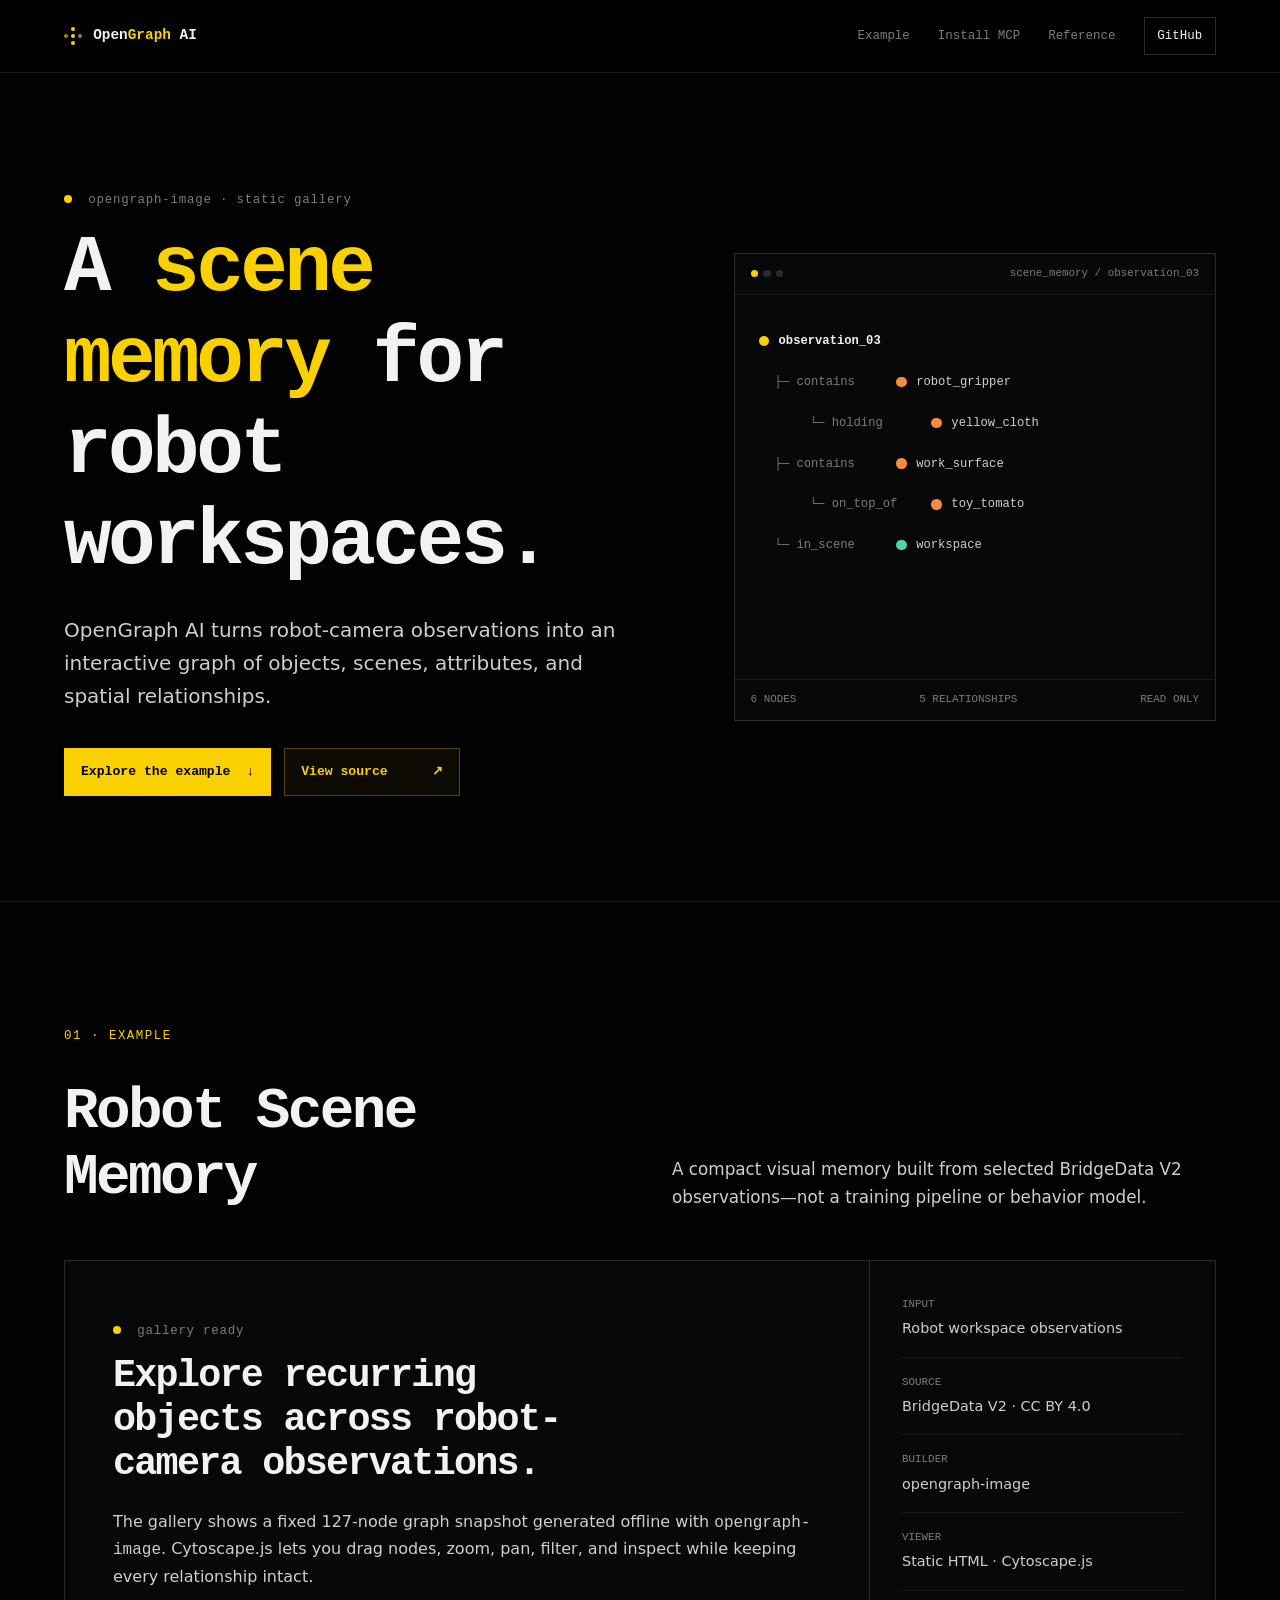
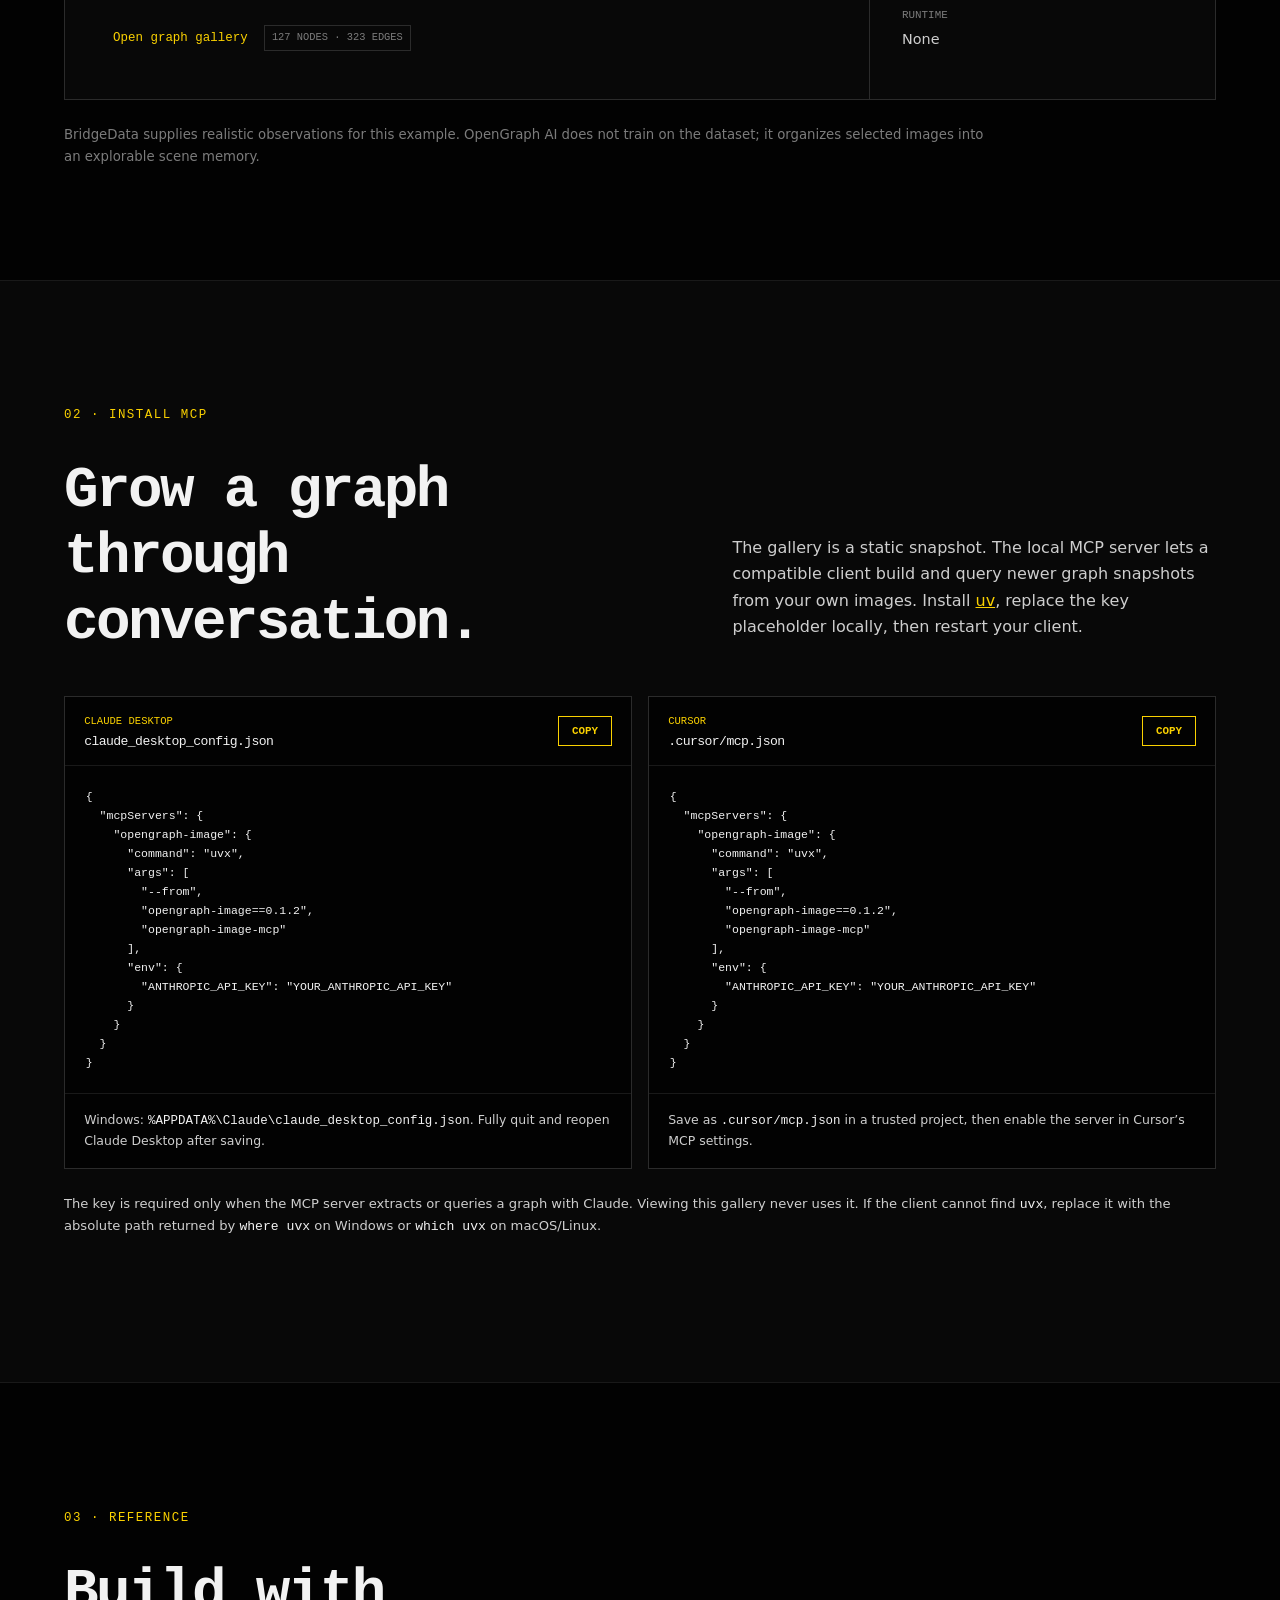
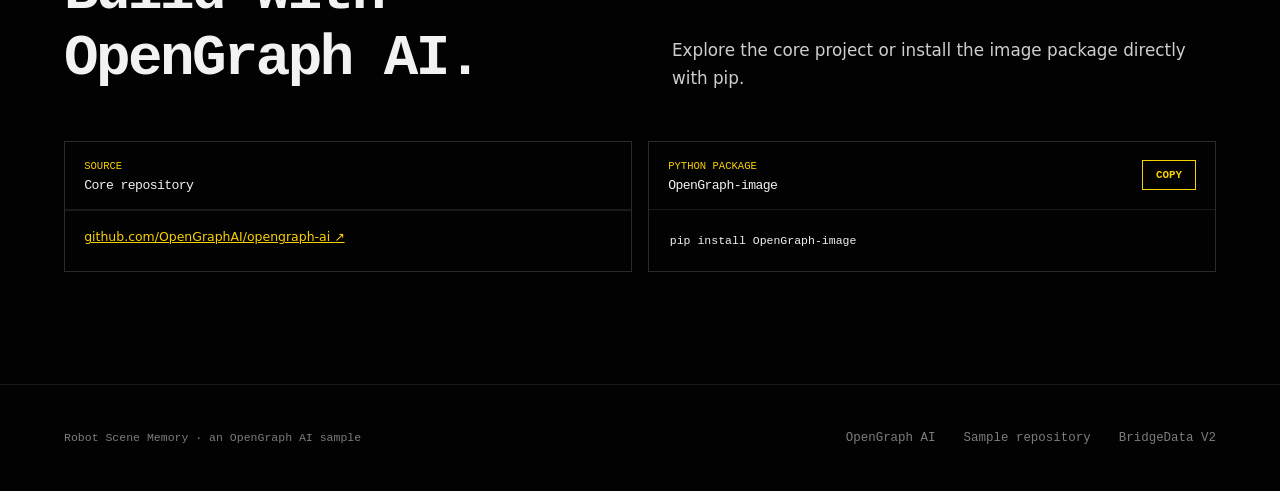
<file: index.html>
<!doctype html>
<html lang="en">
<head>
  <meta charset="utf-8">
  <meta name="viewport" content="width=device-width, initial-scale=1">
  <title>Robot Scene Memory | OpenGraph AI</title>
  <meta name="description" content="A static gallery showing how OpenGraph AI turns robot workspace observations into an explorable scene memory.">
  <meta name="theme-color" content="#020202">
  <meta property="og:type" content="website">
  <meta property="og:title" content="Robot Scene Memory | OpenGraph AI">
  <meta property="og:description" content="Explore a draggable scene graph built from robot workspace observations with OpenGraph AI.">
  <meta property="og:url" content="https://opengraphai.github.io/opengraph-samples-robot-scene-memory/">
  <meta property="og:image" content="https://opengraphai.github.io/opengraph-samples-robot-scene-memory/assets/og-preview.png">
  <meta property="og:image:width" content="1200">
  <meta property="og:image:height" content="630">
  <meta name="twitter:card" content="summary_large_image">
  <link rel="canonical" href="https://opengraphai.github.io/opengraph-samples-robot-scene-memory/">
  <link rel="icon" href="assets/favicon.svg" type="image/svg+xml">
  <link rel="stylesheet" href="styles.css">
</head>
<body id="top">
  <a class="skip-link" href="#main">Skip to content</a>

  <header class="site-header">
    <div class="shell header-inner">
      <a class="brand" href="#top" aria-label="OpenGraph AI home">
        <span class="brand-mark" aria-hidden="true">
          <i></i><i></i><i></i><i></i><i></i>
        </span>
        <span>Open<span>Graph</span> AI</span>
      </a>
      <nav aria-label="Primary navigation">
        <a href="#example">Example</a>
        <a href="#install">Install MCP</a>
        <a href="#reference">Reference</a>
        <a class="nav-action" href="https://github.com/OpenGraphAI/opengraph-samples-robot-scene-memory">GitHub</a>
      </nav>
    </div>
  </header>

  <main id="main">
    <section class="hero shell" aria-labelledby="hero-title">
      <div class="hero-copy">
        <p class="eyebrow"><span></span> opengraph-image · static gallery</p>
        <h1 id="hero-title">A <em>scene memory</em> for robot workspaces.</h1>
        <p class="hero-lede">OpenGraph AI turns robot-camera observations into an interactive graph of objects, scenes, attributes, and spatial relationships.</p>
        <div class="actions">
          <a class="button button-primary" href="#example">Explore the example <span aria-hidden="true">↓</span></a>
          <a class="button button-secondary" href="https://github.com/OpenGraphAI/opengraph-samples-robot-scene-memory">View source <span aria-hidden="true">↗</span></a>
        </div>
      </div>

      <div class="memory-preview" aria-label="Example scene-memory structure">
        <div class="preview-bar">
          <span><i></i><i></i><i></i></span>
          <code>scene_memory / observation_03</code>
        </div>
        <div class="preview-body">
          <p><span class="node node-image"></span><b>observation_03</b></p>
          <p class="level-1"><span class="branch">├─ contains</span><span class="node node-object"></span>robot_gripper</p>
          <p class="level-2"><span class="branch">└─ holding</span><span class="node node-object"></span>yellow_cloth</p>
          <p class="level-1"><span class="branch">├─ contains</span><span class="node node-object"></span>work_surface</p>
          <p class="level-2"><span class="branch">└─ on_top_of</span><span class="node node-object"></span>toy_tomato</p>
          <p class="level-1"><span class="branch">└─ in_scene</span><span class="node node-scene"></span>workspace</p>
        </div>
        <div class="preview-footer"><span>6 nodes</span><span>5 relationships</span><span>read only</span></div>
      </div>
    </section>

    <section class="section" id="example" aria-labelledby="example-title">
      <div class="shell">
        <p class="section-label">01 · Example</p>
        <div class="section-heading">
          <h2 id="example-title">Robot Scene Memory</h2>
          <p>A compact visual memory built from selected BridgeData V2 observations—not a training pipeline or behavior model.</p>
        </div>

        <article class="example-card">
          <div class="card-copy">
            <p class="status"><span></span> Gallery ready</p>
            <h3>Explore recurring objects across robot-camera observations.</h3>
            <p>The gallery shows a fixed 127-node graph snapshot generated offline with <code>opengraph-image</code>. Cytoscape.js lets you drag nodes, zoom, pan, filter, and inspect while keeping every relationship intact.</p>
            <a class="future-link" href="image/examples/robot-scene-memory/graph.html">
              Open graph gallery <span>127 nodes · 323 edges</span>
            </a>
          </div>
          <dl class="example-facts">
            <div><dt>Input</dt><dd>Robot workspace observations</dd></div>
            <div><dt>Source</dt><dd>BridgeData V2 · CC BY 4.0</dd></div>
            <div><dt>Builder</dt><dd>opengraph-image</dd></div>
            <div><dt>Viewer</dt><dd>Static HTML · Cytoscape.js</dd></div>
            <div><dt>Runtime</dt><dd>None</dd></div>
          </dl>
        </article>

        <p class="dataset-note">BridgeData supplies realistic observations for this example. OpenGraph AI does not train on the dataset; it organizes selected images into an explorable scene memory.</p>
      </div>
    </section>

    <section class="section install-section" id="install" aria-labelledby="install-title">
      <div class="shell">
        <p class="section-label">02 · Install MCP</p>
        <div class="install-heading">
          <h2 id="install-title">Grow a graph through conversation.</h2>
          <p>The gallery is a static snapshot. The local MCP server lets a compatible client build and query newer graph snapshots from your own images. Install <a href="https://docs.astral.sh/uv/getting-started/installation/">uv</a>, replace the key placeholder locally, then restart your client.</p>
        </div>
        <div class="config-grid">
          <article class="config-card">
            <div class="config-header">
              <div>
                <p class="config-kicker">Claude Desktop</p>
                <h3>claude_desktop_config.json</h3>
              </div>
              <button class="copy-button" type="button" data-copy="claude-config">Copy</button>
            </div>
            <pre><code id="claude-config">{
  "mcpServers": {
    "opengraph-image": {
      "command": "uvx",
      "args": [
        "--from",
        "opengraph-image==0.1.2",
        "opengraph-image-mcp"
      ],
      "env": {
        "ANTHROPIC_API_KEY": "YOUR_ANTHROPIC_API_KEY"
      }
    }
  }
}</code></pre>
            <p class="config-note">Windows: <code>%APPDATA%\Claude\claude_desktop_config.json</code>. Fully quit and reopen Claude Desktop after saving.</p>
          </article>

          <article class="config-card">
            <div class="config-header">
              <div>
                <p class="config-kicker">Cursor</p>
                <h3>.cursor/mcp.json</h3>
              </div>
              <button class="copy-button" type="button" data-copy="cursor-config">Copy</button>
            </div>
            <pre><code id="cursor-config">{
  "mcpServers": {
    "opengraph-image": {
      "command": "uvx",
      "args": [
        "--from",
        "opengraph-image==0.1.2",
        "opengraph-image-mcp"
      ],
      "env": {
        "ANTHROPIC_API_KEY": "YOUR_ANTHROPIC_API_KEY"
      }
    }
  }
}</code></pre>
            <p class="config-note">Save as <code>.cursor/mcp.json</code> in a trusted project, then enable the server in Cursor’s MCP settings.</p>
          </article>
        </div>
        <p class="config-help">The key is required only when the MCP server extracts or queries a graph with Claude. Viewing this gallery never uses it. If the client cannot find <code>uvx</code>, replace it with the absolute path returned by <code>where uvx</code> on Windows or <code>which uvx</code> on macOS/Linux.</p>
        <p class="copy-status" id="copy-status" role="status" aria-live="polite"></p>
      </div>
    </section>

    <section class="section reference-section" id="reference" aria-labelledby="reference-title">
      <div class="shell">
        <p class="section-label">03 · Reference</p>
        <div class="section-heading">
          <h2 id="reference-title">Build with OpenGraph AI.</h2>
          <p>Explore the core project or install the image package directly with pip.</p>
        </div>
        <div class="config-grid">
          <article class="config-card">
            <div class="config-header">
              <div>
                <p class="config-kicker">Source</p>
                <h3>Core repository</h3>
              </div>
            </div>
            <p class="config-note"><a href="https://github.com/OpenGraphAI/opengraph-ai">github.com/OpenGraphAI/opengraph-ai <span aria-hidden="true">↗</span></a></p>
          </article>
          <article class="config-card">
            <div class="config-header">
              <div>
                <p class="config-kicker">Python package</p>
                <h3>OpenGraph-image</h3>
              </div>
              <button class="copy-button" type="button" data-copy="pip-install">Copy</button>
            </div>
            <pre><code id="pip-install">pip install OpenGraph-image</code></pre>
          </article>
        </div>
      </div>
    </section>
  </main>

  <footer>
    <div class="shell footer-inner">
      <p>Robot Scene Memory · an OpenGraph AI sample</p>
      <nav aria-label="Footer navigation">
        <a href="https://github.com/OpenGraphAI/opengraph-ai">OpenGraph AI</a>
        <a href="https://github.com/OpenGraphAI/opengraph-samples-robot-scene-memory">Sample repository</a>
        <a href="https://rail-berkeley.github.io/bridgedata/">BridgeData V2</a>
      </nav>
    </div>
  </footer>
  <script>
    const copyStatus = document.getElementById("copy-status");
    document.querySelectorAll("[data-copy]").forEach(button => {
      button.addEventListener("click", async () => {
        const source = document.getElementById(button.dataset.copy);
        try {
          await navigator.clipboard.writeText(source.textContent);
          copyStatus.textContent = `${button.closest("article").querySelector(".config-kicker").textContent} configuration copied.`;
          button.textContent = "Copied";
          window.setTimeout(() => { button.textContent = "Copy"; }, 1800);
        } catch (_error) {
          copyStatus.textContent = "Copy was blocked. Select the configuration text and copy it manually.";
        }
      });
    });
  </script>
</body>
</html>
</file>
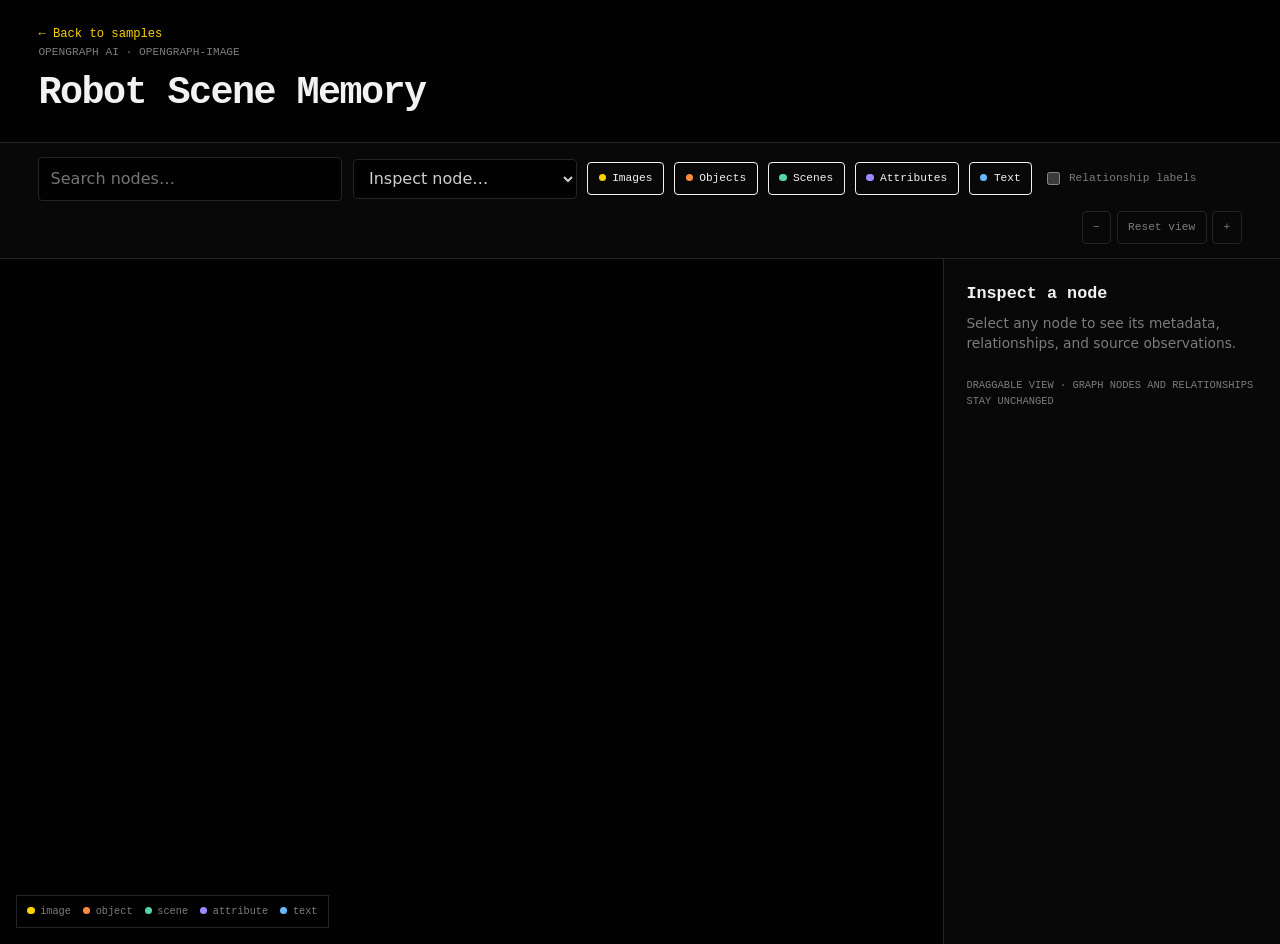
<file: image/examples/robot-scene-memory/graph.template.html>
<!doctype html>
<html lang="en">
<head>
  <meta charset="utf-8">
  <meta name="viewport" content="width=device-width, initial-scale=1">
  <meta name="theme-color" content="#020202">
  <title>Robot Scene Memory | OpenGraph AI</title>
  <meta name="description" content="Explore a draggable Cytoscape.js scene graph built from robot workspace observations with OpenGraph AI.">
  <meta property="og:type" content="website">
  <meta property="og:title" content="Robot Scene Memory Graph | OpenGraph AI">
  <meta property="og:description" content="Inspect __NODE_COUNT__ nodes and __EDGE_COUNT__ relationships extracted from BridgeData V2 robot-camera observations.">
  <meta property="og:url" content="https://opengraphai.github.io/opengraph-samples-robot-scene-memory/image/examples/robot-scene-memory/graph.html">
  <meta property="og:image" content="https://opengraphai.github.io/opengraph-samples-robot-scene-memory/assets/og-preview.png">
  <meta name="twitter:card" content="summary_large_image">
  <link rel="canonical" href="https://opengraphai.github.io/opengraph-samples-robot-scene-memory/image/examples/robot-scene-memory/graph.html">
  <link rel="icon" href="../../../assets/favicon.svg" type="image/svg+xml">
  <style>
    :root {
      color-scheme: dark;
      --bg: #020202;
      --surface: #080808;
      --raised: #0d0d0d;
      --border: #242424;
      --text: #f2f2f2;
      --body: #cecece;
      --muted: #7c7c7c;
      --gold: #fad100;
      --image: #fad100;
      --object: #ff8a3d;
      --scene: #52d6a5;
      --attribute: #9a8cff;
      --text-span: #68b8ff;
      --mono: "SFMono-Regular", Consolas, "Liberation Mono", monospace;
      --sans: Inter, ui-sans-serif, system-ui, -apple-system, BlinkMacSystemFont, "Segoe UI", sans-serif;
    }

    * { box-sizing: border-box; }
    html, body { margin: 0; min-height: 100%; background: var(--bg); color: var(--text); }
    body { font-family: var(--sans); line-height: 1.5; }
    button, input, select { font: inherit; }
    a { color: inherit; }
    :focus-visible { outline: 2px solid var(--gold); outline-offset: 3px; }

    .skip-link {
      position: fixed;
      z-index: 30;
      top: 1rem;
      left: 1rem;
      padding: .6rem .85rem;
      transform: translateY(-180%);
      background: var(--gold);
      color: var(--bg);
      font-family: var(--mono);
      font-weight: 700;
    }
    .skip-link:focus { transform: translateY(0); }

    header {
      display: flex;
      align-items: flex-end;
      justify-content: space-between;
      gap: 2rem;
      padding: 1.25rem clamp(1rem, 3vw, 2.5rem);
      border-bottom: 1px solid var(--border);
    }
    header a { color: var(--gold); font-family: var(--mono); font-size: .76rem; text-decoration: none; }
    h1 { margin: .25rem 0 0; font-family: var(--mono); font-size: clamp(1.55rem, 3vw, 2.5rem); letter-spacing: -.04em; }
    .kicker, .stats { margin: 0; color: var(--muted); font-family: var(--mono); font-size: .7rem; text-transform: uppercase; }

    .toolbar {
      display: flex;
      flex-wrap: wrap;
      align-items: center;
      gap: .65rem;
      padding: .85rem clamp(1rem, 3vw, 2.5rem);
      border-bottom: 1px solid var(--border);
      background: var(--surface);
    }
    .search, .node-picker {
      min-width: min(19rem, 100%);
      padding: .55rem .7rem;
      border: 1px solid var(--border);
      border-radius: 4px;
      background: var(--bg);
      color: var(--text);
    }
    .node-picker { min-width: min(14rem, 100%); color: var(--body); }
    .filter, .view-button {
      padding: .45rem .65rem;
      border: 1px solid var(--border);
      border-radius: 4px;
      background: transparent;
      color: var(--muted);
      cursor: pointer;
      font-family: var(--mono);
      font-size: .7rem;
    }
    .filter[aria-pressed="true"] { border-color: currentColor; color: var(--text); }
    .filter[data-type="image"] { --filter-color: var(--image); }
    .filter[data-type="object"] { --filter-color: var(--object); }
    .filter[data-type="scene"] { --filter-color: var(--scene); }
    .filter[data-type="attribute"] { --filter-color: var(--attribute); }
    .filter[data-type="text_span"] { --filter-color: var(--text-span); }
    .filter[aria-pressed="true"]::before { content: ""; display: inline-block; width: .45rem; height: .45rem; margin-right: .4rem; border-radius: 50%; background: var(--filter-color); }
    .view-controls { display: flex; gap: .35rem; margin-left: auto; }
    .view-button:hover { color: var(--text); border-color: var(--muted); }
    .toggle { display: inline-flex; align-items: center; gap: .4rem; color: var(--muted); font-family: var(--mono); font-size: .7rem; }

    .workspace {
      display: grid;
      grid-template-columns: minmax(0, 1fr) 21rem;
      height: calc(100vh - 13.4rem);
      min-height: 32rem;
    }
    .graph-panel { position: relative; min-height: 0; overflow: hidden; border-right: 1px solid var(--border); }
    #graph { display: block; width: 100%; height: 100%; min-height: 0; background: var(--bg); touch-action: none; }
    .legend {
      position: absolute;
      left: 1rem;
      bottom: 1rem;
      display: flex;
      flex-wrap: wrap;
      gap: .75rem;
      max-width: calc(100% - 2rem);
      padding: .5rem .65rem;
      border: 1px solid var(--border);
      background: rgba(2, 2, 2, .9);
      color: var(--muted);
      font-family: var(--mono);
      font-size: .64rem;
      pointer-events: none;
    }
    .legend span::before { content: ""; display: inline-block; width: .45rem; height: .45rem; margin-right: .35rem; border-radius: 50%; background: var(--legend-color); }

    .tooltip {
      position: fixed;
      z-index: 20;
      max-width: 18rem;
      padding: .55rem .7rem;
      border: 1px solid var(--border);
      background: var(--raised);
      color: var(--text);
      font-family: var(--mono);
      font-size: .7rem;
      pointer-events: none;
    }
    .tooltip[hidden] { display: none; }

    aside { overflow: auto; padding: 1.4rem; background: var(--surface); }
    aside h2 { margin: 0 0 .4rem; font-family: var(--mono); font-size: 1.05rem; }
    .details-intro { margin: 0 0 1.2rem; color: var(--muted); font-size: .86rem; }
    .detail-list { margin: 0; }
    .detail-list div { padding: .7rem 0; border-top: 1px solid var(--border); }
    .detail-list dt { color: var(--muted); font-family: var(--mono); font-size: .65rem; text-transform: uppercase; }
    .detail-list dd { margin: .2rem 0 0; overflow-wrap: anywhere; color: var(--body); font-size: .82rem; }
    .preview-grid { display: grid; grid-template-columns: repeat(2, 1fr); gap: .5rem; margin-top: 1rem; }
    .preview-grid figure { margin: 0; }
    .preview-grid img { display: block; width: 100%; aspect-ratio: 4 / 3; object-fit: cover; border: 1px solid var(--border); }
    .preview-grid figcaption { margin-top: .25rem; color: var(--muted); font-family: var(--mono); font-size: .58rem; overflow-wrap: anywhere; }
    .relations { margin: 1rem 0 0; padding: 0; list-style: none; }
    .relations li { padding: .5rem 0; border-top: 1px solid var(--border); color: var(--body); font-size: .76rem; }
    .relations code { color: var(--gold); }
    .snapshot-note { margin: 1.5rem 0 0; color: var(--muted); font-family: var(--mono); font-size: .65rem; }
    .sr-only { position: absolute; width: 1px; height: 1px; padding: 0; margin: -1px; overflow: hidden; clip: rect(0, 0, 0, 0); white-space: nowrap; border: 0; }

    @media (max-width: 900px) {
      header { align-items: flex-start; flex-direction: column; gap: .8rem; }
      .workspace { grid-template-columns: 1fr; height: auto; min-height: 0; }
      .graph-panel { min-height: 65vh; border-right: 0; border-bottom: 1px solid var(--border); }
      #graph { min-height: 65vh; }
      .view-controls { margin-left: 0; }
      aside { min-height: 16rem; }
    }
    @media (max-width: 520px) {
      .toolbar > * { flex: 1 1 auto; }
      .search, .node-picker { flex-basis: 100%; min-width: 0; }
      .view-controls { width: 100%; }
      .view-button { flex: 1; }
      .toggle { flex-basis: 100%; }
      .preview-grid { grid-template-columns: 1fr; }
      .legend { display: none; }
    }
    @media (prefers-reduced-motion: reduce) { * { scroll-behavior: auto !important; } }
  </style>
</head>
<body>
  <a class="skip-link" href="#graph">Skip to graph</a>
  <header>
    <div>
      <a href="../../../index.html">← Back to samples</a>
      <p class="kicker">OpenGraph AI · opengraph-image</p>
      <h1>Robot Scene Memory</h1>
    </div>
    <p class="stats" id="stats"></p>
  </header>

  <section class="toolbar" aria-label="Graph controls">
    <label class="sr-only" for="search">Search graph nodes</label>
    <input class="search" id="search" type="search" placeholder="Search nodes…" autocomplete="off">
    <label class="sr-only" for="node-picker">Inspect a graph node</label>
    <select class="node-picker" id="node-picker">
      <option value="">Inspect node…</option>
    </select>
    <button class="filter" data-type="image" aria-pressed="true">Images</button>
    <button class="filter" data-type="object" aria-pressed="true">Objects</button>
    <button class="filter" data-type="scene" aria-pressed="true">Scenes</button>
    <button class="filter" data-type="attribute" aria-pressed="true">Attributes</button>
    <button class="filter" data-type="text_span" aria-pressed="true">Text</button>
    <label class="toggle"><input id="edge-labels" type="checkbox"> Relationship labels</label>
    <div class="view-controls" aria-label="View controls">
      <button class="view-button" id="zoom-out" aria-label="Zoom out">−</button>
      <button class="view-button" id="reset-view">Reset view</button>
      <button class="view-button" id="zoom-in" aria-label="Zoom in">+</button>
    </div>
  </section>

  <main class="workspace">
    <section class="graph-panel" aria-label="Knowledge graph viewer">
      <h2 class="sr-only" id="graph-title">Robot Scene Memory knowledge graph</h2>
      <p class="sr-only" id="graph-description">An interactive graph. Drag nodes to rearrange the view without changing their relationships, drag the background to pan, zoom with the mouse wheel or controls, and use the Inspect node menu to explore individual nodes.</p>
      <div id="graph" role="img" tabindex="0" aria-labelledby="graph-title graph-description"></div>
      <div class="legend" aria-hidden="true">
        <span style="--legend-color:var(--image)">image</span>
        <span style="--legend-color:var(--object)">object</span>
        <span style="--legend-color:var(--scene)">scene</span>
        <span style="--legend-color:var(--attribute)">attribute</span>
        <span style="--legend-color:var(--text-span)">text</span>
      </div>
      <div class="tooltip" id="tooltip" role="status" hidden></div>
    </section>

    <aside aria-live="polite">
      <h2 id="details-title">Inspect a node</h2>
      <p class="details-intro" id="details-intro">Select any node to see its metadata, relationships, and source observations.</p>
      <div id="details"></div>
      <p class="snapshot-note">DRAGGABLE VIEW · GRAPH NODES AND RELATIONSHIPS STAY UNCHANGED</p>
    </aside>
  </main>

  <script id="graph-data" type="application/json">__GRAPH_DATA__</script>
  <script>/*__CYTOSCAPE_SOURCE__*/</script>
  <script>
    (() => {
      "use strict";

      const graph = JSON.parse(document.getElementById("graph-data").textContent);
      const nodes = graph.nodes;
      const nodeById = new Map(nodes.map(node => [node.id, node]));
      const edges = graph.edges.map((edge, index) => ({ ...edge, index }));
      const typeColor = {
        image: "#fad100",
        object: "#ff8a3d",
        scene: "#52d6a5",
        attribute: "#9a8cff",
        text_span: "#68b8ff"
      };
      const typeSize = { image: 24, object: 18, scene: 20, attribute: 14, text_span: 14 };
      const activeTypes = new Set(Object.keys(typeColor));
      let searchTerm = "";
      let initialViewport = null;
      const initialPositions = new Map(nodes.map(node => [node.id, { x: node.x, y: node.y }]));

      const labelFor = node => {
        if (node.type === "image") return node.id.replaceAll("_", " ");
        if (node.type === "attribute") return `${node.key}: ${node.value}`;
        if (node.type === "text_span") return node.text || node.id;
        return node.label || node.id.replaceAll("_", " ");
      };

      document.getElementById("stats").textContent = `${nodes.length} nodes · ${edges.length} edges · draggable nodes`;

      const elements = [
        ...nodes.map(node => ({
          group: "nodes",
          data: {
            id: node.id,
            displayLabel: labelFor(node),
            color: typeColor[node.type],
            size: typeSize[node.type]
          },
          position: { x: node.x, y: node.y }
        })),
        ...edges.map(edge => ({
          group: "edges",
          data: {
            id: `edge_${edge.index}`,
            source: edge.source,
            target: edge.target,
            relation: edge.relation
          }
        }))
      ];

      const graphElement = document.getElementById("graph");
      const cy = cytoscape({
        container: graphElement,
        elements,
        layout: { name: "preset" },
        autolock: false,
        autoungrabify: false,
        autounselectify: true,
        boxSelectionEnabled: false,
        minZoom: 0.3,
        maxZoom: 4,
        style: [
          {
            selector: "node",
            style: {
              "width": "data(size)",
              "height": "data(size)",
              "background-color": "data(color)",
              "border-color": "#020202",
              "border-width": 2,
              "label": "data(displayLabel)",
              "color": "#cecece",
              "font-family": "SFMono-Regular, Consolas, Liberation Mono, monospace",
              "font-size": 10,
              "text-halign": "right",
              "text-valign": "center",
              "text-margin-x": 7,
              "text-max-width": 180,
              "text-wrap": "ellipsis",
              "events": "yes",
              "text-events": "yes",
              "overlay-opacity": 0,
              "overlay-padding": 6
            }
          },
          {
            selector: "edge",
            style: {
              "width": 1.2,
              "line-color": "#393939",
              "target-arrow-color": "#393939",
              "target-arrow-shape": "triangle",
              "arrow-scale": 0.65,
              "curve-style": "straight"
            }
          },
          { selector: "node.is-active", style: { "border-color": "#f2f2f2", "border-width": 3 } },
          { selector: "edge.is-active", style: { "line-color": "#fad100", "target-arrow-color": "#fad100", "width": 2 } },
          { selector: "node.is-muted", style: { "opacity": 0.18 } },
          { selector: "edge.is-muted", style: { "opacity": 0.12 } },
          { selector: ".is-hidden", style: { "display": "none" } },
          {
            selector: "edge.labels-visible",
            style: {
              "label": "data(relation)",
              "color": "#777777",
              "font-family": "SFMono-Regular, Consolas, Liberation Mono, monospace",
              "font-size": 9,
              "text-rotation": "autorotate",
              "text-margin-y": -5
            }
          }
        ]
      });

      cy.ready(() => {
        cy.resize();
        cy.fit(cy.elements(), 48);
        initialViewport = { zoom: cy.zoom(), pan: { ...cy.pan() } };
      });

      const nodePicker = document.getElementById("node-picker");
      [...nodes]
        .sort((left, right) => labelFor(left).localeCompare(labelFor(right)))
        .forEach(node => {
          const option = document.createElement("option");
          option.value = node.id;
          option.textContent = `${labelFor(node)} — ${node.type}`;
          nodePicker.append(option);
        });

      const tooltip = document.getElementById("tooltip");
      function showTooltip(event) {
        const node = nodeById.get(event.target.id());
        tooltip.textContent = `${labelFor(node)} · ${node.type}`;
        tooltip.hidden = false;
        moveTooltip(event.originalEvent);
      }
      function moveTooltip(event) {
        if (!event || event.clientX == null) return;
        tooltip.style.left = `${Math.min(event.clientX + 14, window.innerWidth - 300)}px`;
        tooltip.style.top = `${Math.min(event.clientY + 14, window.innerHeight - 80)}px`;
      }
      function hideTooltip() { tooltip.hidden = true; }

      cy.on("mouseover", "node", showTooltip);
      cy.on("mousemove", "node", event => moveTooltip(event.originalEvent));
      cy.on("mouseout", "node", hideTooltip);
      cy.on("tap", "node", event => {
        const id = event.target.id();
        if (nodePicker.value === id) clearSelection(); else selectNode(id);
      });

      const details = document.getElementById("details");
      const detailsTitle = document.getElementById("details-title");
      const detailsIntro = document.getElementById("details-intro");

      function addDetail(list, name, value) {
        if (value == null || value === "") return;
        const row = document.createElement("div");
        const term = document.createElement("dt");
        const description = document.createElement("dd");
        term.textContent = name;
        description.textContent = Array.isArray(value) ? value.join(", ") : String(value);
        row.append(term, description);
        list.append(row);
      }

      function clearSelection() {
        nodePicker.value = "";
        cy.elements().removeClass("is-active is-muted");
        detailsTitle.textContent = "Inspect a node";
        detailsIntro.textContent = "Select any node to see its metadata, relationships, and source observations.";
        details.replaceChildren();
      }

      function selectNode(id) {
        const node = nodeById.get(id);
        if (!node) return;
        const adjacent = new Set([id]);
        edges.forEach(edge => {
          if (edge.source === id || edge.target === id) {
            adjacent.add(edge.source);
            adjacent.add(edge.target);
          }
        });

        cy.batch(() => {
          cy.nodes().forEach(element => {
            element.toggleClass("is-active", element.id() === id);
            element.toggleClass("is-muted", !adjacent.has(element.id()));
          });
          cy.edges().forEach(element => {
            const active = element.source().id() === id || element.target().id() === id;
            element.toggleClass("is-active", active);
            element.toggleClass("is-muted", !active);
          });
        });
        nodePicker.value = id;

        detailsTitle.textContent = labelFor(node);
        detailsIntro.textContent = "Selected node metadata and immediate relationships.";
        details.replaceChildren();
        const list = document.createElement("dl");
        list.className = "detail-list";
        addDetail(list, "Type", node.type);
        addDetail(list, "ID", node.id);
        addDetail(list, "Confidence", node.confidence == null ? null : Number(node.confidence).toFixed(2));
        addDetail(list, "Seen in", node.seen_in);
        if (node.type === "attribute") addDetail(list, "Value", `${node.key}: ${node.value}`);
        if (node.type === "text_span") addDetail(list, "Text", node.text);
        details.append(list);

        const seenIn = node.type === "image" ? [node.id] : (node.seen_in || []);
        const imageNodes = seenIn.map(imageId => nodeById.get(imageId)).filter(item => item && item.type === "image");
        if (imageNodes.length) {
          const previews = document.createElement("div");
          previews.className = "preview-grid";
          imageNodes.slice(0, 4).forEach(imageNode => {
            const figure = document.createElement("figure");
            const image = document.createElement("img");
            const caption = document.createElement("figcaption");
            image.src = imageNode.path;
            image.alt = `Source observation ${labelFor(imageNode)}`;
            image.loading = "lazy";
            caption.textContent = labelFor(imageNode);
            figure.append(image, caption);
            previews.append(figure);
          });
          details.append(previews);
        }

        const relations = edges.filter(edge => edge.source === id || edge.target === id);
        if (relations.length) {
          const listElement = document.createElement("ul");
          listElement.className = "relations";
          relations.forEach(edge => {
            const item = document.createElement("li");
            const relation = document.createElement("code");
            const otherId = edge.source === id ? edge.target : edge.source;
            relation.textContent = edge.relation;
            item.append(relation, document.createTextNode(` · ${labelFor(nodeById.get(otherId))}`));
            listElement.append(item);
          });
          details.append(listElement);
        }
      }

      function updateVisibility() {
        const visible = new Set(nodes.filter(node => {
          const matchesType = activeTypes.has(node.type);
          const matchesSearch = !searchTerm || `${node.id} ${labelFor(node)}`.toLowerCase().includes(searchTerm);
          return matchesType && matchesSearch;
        }).map(node => node.id));

        cy.batch(() => {
          cy.nodes().forEach(element => element.toggleClass("is-hidden", !visible.has(element.id())));
          cy.edges().forEach(element => {
            const hidden = !visible.has(element.source().id()) || !visible.has(element.target().id());
            element.toggleClass("is-hidden", hidden);
          });
        });
      }

      document.getElementById("search").addEventListener("input", event => {
        searchTerm = event.target.value.trim().toLowerCase();
        clearSelection();
        updateVisibility();
      });
      nodePicker.addEventListener("change", event => {
        if (event.target.value) selectNode(event.target.value); else clearSelection();
      });
      document.querySelectorAll(".filter").forEach(button => button.addEventListener("click", () => {
        const type = button.dataset.type;
        if (activeTypes.has(type)) activeTypes.delete(type); else activeTypes.add(type);
        button.setAttribute("aria-pressed", String(activeTypes.has(type)));
        updateVisibility();
      }));
      document.getElementById("edge-labels").addEventListener("change", event => {
        cy.edges().toggleClass("labels-visible", event.target.checked);
      });

      function zoomBy(factor) {
        const level = Math.max(cy.minZoom(), Math.min(cy.maxZoom(), cy.zoom() * factor));
        cy.zoom({ level, renderedPosition: { x: graphElement.clientWidth / 2, y: graphElement.clientHeight / 2 } });
      }
      document.getElementById("zoom-in").addEventListener("click", () => zoomBy(1.35));
      document.getElementById("zoom-out").addEventListener("click", () => zoomBy(0.74));
      document.getElementById("reset-view").addEventListener("click", () => {
        cy.batch(() => cy.nodes().forEach(element => element.position(initialPositions.get(element.id()))));
        if (initialViewport) cy.viewport(initialViewport);
        clearSelection();
      });
    })();
  </script>
</body>
</html>
</file>
<file: styles.css>
:root {
  color-scheme: dark;
  --bg: #020202;
  --surface: #080808;
  --surface-raised: #0d0d0d;
  --border: #191919;
  --border-strong: #2b2b2b;
  --text: #f2f2f2;
  --body: #cecece;
  --muted: #7c7c7c;
  --gold: #fad100;
  --object: #ff8a3d;
  --scene: #52d6a5;
  --mono: "SFMono-Regular", Consolas, "Liberation Mono", monospace;
  --sans: Inter, ui-sans-serif, system-ui, -apple-system, BlinkMacSystemFont, "Segoe UI", sans-serif;
}

* {
  box-sizing: border-box;
}

html {
  scroll-behavior: smooth;
  scroll-padding-top: 4.5rem;
}

body {
  margin: 0;
  background: var(--bg);
  color: var(--text);
  font-family: var(--sans);
  font-size: 16px;
  line-height: 1.65;
}

a {
  color: inherit;
}

.shell {
  width: min(72rem, calc(100% - 3rem));
  margin-inline: auto;
}

.skip-link {
  position: fixed;
  top: 1rem;
  left: 1rem;
  z-index: 100;
  padding: .65rem 1rem;
  background: var(--gold);
  color: var(--bg);
  font-family: var(--mono);
  font-weight: 700;
  transform: translateY(-200%);
}

.skip-link:focus {
  transform: translateY(0);
}

.site-header {
  position: sticky;
  top: 0;
  z-index: 10;
  border-bottom: 1px solid var(--border);
  background: rgba(2, 2, 2, .94);
}

.header-inner,
.footer-inner {
  display: flex;
  align-items: center;
  justify-content: space-between;
  gap: 2rem;
}

.header-inner {
  min-height: 4.5rem;
}

.brand {
  display: inline-flex;
  align-items: center;
  gap: .7rem;
  font-family: var(--mono);
  font-size: .9rem;
  font-weight: 700;
  text-decoration: none;
}

.brand > span:last-child > span {
  color: var(--gold);
}

.brand-mark {
  position: relative;
  display: grid;
  grid-template-columns: repeat(3, 4px);
  grid-template-rows: repeat(3, 4px);
  gap: 3px;
  width: 18px;
  height: 18px;
}

.brand-mark i {
  width: 4px;
  height: 4px;
  border-radius: 50%;
  background: var(--gold);
}

.brand-mark i:nth-child(1) { grid-area: 1 / 2; }
.brand-mark i:nth-child(2) { grid-area: 2 / 1; opacity: .65; }
.brand-mark i:nth-child(3) { grid-area: 2 / 2; }
.brand-mark i:nth-child(4) { grid-area: 2 / 3; opacity: .65; }
.brand-mark i:nth-child(5) { grid-area: 3 / 2; }

nav {
  display: flex;
  align-items: center;
  gap: 1.75rem;
}

nav a {
  color: var(--muted);
  font-family: var(--mono);
  font-size: .78rem;
  text-decoration: none;
}

nav a:hover,
nav a:focus-visible {
  color: var(--text);
}

.nav-action {
  padding: .5rem .8rem;
  border: 1px solid var(--border-strong);
  color: var(--text);
}

.hero {
  display: grid;
  grid-template-columns: minmax(0, 1.1fr) minmax(22rem, .9fr);
  align-items: center;
  gap: 5rem;
  min-height: calc(100vh - 4.5rem);
  padding-block: 6rem;
}

.eyebrow,
.section-label,
.status {
  color: var(--muted);
  font-family: var(--mono);
  font-size: .78rem;
  letter-spacing: .06em;
  text-transform: lowercase;
}

.eyebrow span,
.status span {
  display: inline-block;
  width: .5rem;
  height: .5rem;
  margin-right: .5rem;
  border-radius: 50%;
  background: var(--gold);
}

h1,
h2,
h3 {
  margin-top: 0;
  font-family: var(--mono);
  letter-spacing: -.045em;
  line-height: 1.15;
}

h1 {
  max-width: 12ch;
  margin-bottom: 1.6rem;
  font-size: clamp(3.1rem, 6.2vw, 5.8rem);
}

h1 em {
  color: var(--gold);
  font-style: normal;
}

.hero-lede {
  max-width: 38rem;
  margin-bottom: 2.2rem;
  color: var(--body);
  font-size: clamp(1.05rem, 1.6vw, 1.25rem);
}

.actions {
  display: flex;
  flex-wrap: wrap;
  gap: .8rem;
}

.button {
  display: inline-flex;
  align-items: center;
  justify-content: space-between;
  gap: 1rem;
  min-width: 11rem;
  padding: .75rem 1rem;
  border: 1px solid transparent;
  font-family: var(--mono);
  font-size: .82rem;
  font-weight: 700;
  text-decoration: none;
}

.button-primary {
  background: var(--gold);
  color: var(--bg);
}

.button-secondary {
  border-color: rgba(250, 209, 0, .3);
  background: rgba(250, 209, 0, .04);
  color: var(--gold);
}

.button:hover,
.button:focus-visible {
  border-color: var(--text);
}

.memory-preview {
  border: 1px solid var(--border-strong);
  background: var(--surface);
  font-family: var(--mono);
}

.preview-bar,
.preview-footer {
  display: flex;
  align-items: center;
  justify-content: space-between;
  gap: 1rem;
  padding: .7rem 1rem;
  border-bottom: 1px solid var(--border);
  color: var(--muted);
  font-size: .68rem;
}

.preview-bar > span {
  display: flex;
  gap: .35rem;
}

.preview-bar i {
  display: block;
  width: .45rem;
  height: .45rem;
  border-radius: 50%;
  background: var(--border-strong);
}

.preview-bar i:first-child {
  background: var(--gold);
}

.preview-body {
  min-height: 24rem;
  padding: 2.25rem 1.5rem;
  color: var(--body);
  font-size: .76rem;
  overflow: hidden;
}

.preview-body p {
  display: flex;
  align-items: center;
  gap: .6rem;
  margin: 0 0 1.3rem;
  white-space: nowrap;
}

.preview-body b {
  color: var(--text);
}

.level-1 { padding-left: 1rem; }
.level-2 { padding-left: 3.2rem; }

.branch {
  min-width: 7rem;
  color: var(--muted);
}

.node {
  flex: 0 0 auto;
  width: .65rem;
  height: .65rem;
  border-radius: 50%;
}

.node-image { background: var(--gold); }
.node-object { background: var(--object); }
.node-scene { background: var(--scene); }

.preview-footer {
  border-top: 1px solid var(--border);
  border-bottom: 0;
  text-transform: uppercase;
}

.section {
  padding-block: 7rem;
  border-top: 1px solid var(--border);
}

.section-label {
  margin-bottom: 2rem;
  color: var(--gold);
  letter-spacing: .12em;
  text-transform: uppercase;
}

.section-heading {
  display: grid;
  grid-template-columns: 1fr 1fr;
  gap: 4rem;
  align-items: end;
  margin-bottom: 3rem;
}

h2 {
  margin-bottom: 0;
  font-size: clamp(2.2rem, 4.5vw, 3.7rem);
}

.section-heading > p,
.install-grid > div:first-child > p:last-child {
  max-width: 36rem;
  margin: 0;
  color: var(--body);
  font-size: 1.05rem;
}

.example-card {
  display: grid;
  grid-template-columns: 1.4fr .6fr;
  border: 1px solid var(--border-strong);
  background: var(--surface);
}

.card-copy {
  padding: clamp(1.5rem, 4vw, 3rem);
  border-right: 1px solid var(--border-strong);
}

.card-copy h3 {
  max-width: 20ch;
  margin-bottom: 1.4rem;
  font-size: clamp(1.7rem, 3vw, 2.7rem);
}

.card-copy > p:not(.status) {
  max-width: 48rem;
  color: var(--body);
}

code {
  font-family: var(--mono);
}

.future-link {
  display: inline-flex;
  align-items: center;
  gap: 1rem;
  margin-top: 1.2rem;
  color: var(--gold);
  font-family: var(--mono);
  font-size: .78rem;
  text-decoration: none;
}

.future-link:hover {
  color: var(--text);
}

.future-link span,
.install-placeholder > span {
  padding: .2rem .45rem;
  border: 1px solid var(--border-strong);
  color: var(--muted);
  font-size: .65rem;
  text-transform: uppercase;
}

.example-facts {
  margin: 0;
  padding: 1.2rem 2rem;
}

.example-facts div {
  padding-block: 1rem;
  border-bottom: 1px solid var(--border);
}

.example-facts div:last-child {
  border-bottom: 0;
}

.example-facts dt {
  color: var(--muted);
  font-family: var(--mono);
  font-size: .68rem;
  text-transform: uppercase;
}

.example-facts dd {
  margin: .2rem 0 0;
  color: var(--body);
  font-size: .9rem;
}

.dataset-note {
  max-width: 58rem;
  margin: 1.5rem 0 0;
  color: var(--muted);
  font-size: .83rem;
}

.install-section {
  background: var(--surface);
}

.install-heading {
  display: grid;
  grid-template-columns: minmax(0, 1fr) minmax(20rem, .8fr);
  gap: 4rem;
  align-items: end;
  margin-bottom: 2.5rem;
}

.install-heading h2 {
  margin: 0;
}

.install-heading > p:last-child,
.config-help {
  color: var(--body);
}

.install-heading a {
  color: var(--gold);
}

.config-grid {
  display: grid;
  grid-template-columns: repeat(2, minmax(0, 1fr));
  gap: 1rem;
}

.config-card {
  min-width: 0;
  border: 1px solid var(--border-strong);
  background: var(--bg);
}

.config-header {
  display: flex;
  align-items: center;
  justify-content: space-between;
  gap: 1rem;
  padding: 1rem 1.2rem;
  border-bottom: 1px solid var(--border);
}

.config-header h3 {
  margin: .2rem 0 0;
  font-family: var(--mono);
  font-size: .82rem;
  font-weight: 500;
}

.config-kicker {
  margin: 0;
  color: var(--gold);
  font-family: var(--mono);
  font-size: .66rem;
  text-transform: uppercase;
}

.copy-button {
  padding: .5rem .8rem;
  border: 1px solid var(--gold);
  background: transparent;
  color: var(--gold);
  cursor: pointer;
  font: 700 .68rem var(--mono);
  text-transform: uppercase;
}

.copy-button:hover {
  background: var(--gold);
  color: var(--bg);
}

.config-card pre {
  max-height: 25rem;
  margin: 0;
  padding: 1.3rem;
  overflow: auto;
  color: var(--text);
  font: .72rem/1.65 var(--mono);
  tab-size: 2;
}

.config-note {
  margin: 0;
  padding: 1rem 1.2rem;
  border-top: 1px solid var(--border);
  color: var(--body);
  font-size: .78rem;
}

.config-note code,
.config-help code {
  color: var(--text);
}

.reference-section .config-note a {
  color: var(--gold);
}

.config-help {
  max-width: 76rem;
  margin: 1.5rem 0 0;
  font-size: .82rem;
}

.copy-status {
  min-height: 1.4rem;
  margin: .6rem 0 0;
  color: var(--gold);
  font: .7rem var(--mono);
}

footer {
  padding-block: 2rem;
  border-top: 1px solid var(--border);
}

footer p {
  color: var(--muted);
  font-family: var(--mono);
  font-size: .72rem;
}

:focus-visible {
  outline: 2px solid var(--gold);
  outline-offset: 4px;
}

@media (max-width: 860px) {
  .hero,
  .section-heading,
  .example-card,
  .install-heading,
  .config-grid {
    grid-template-columns: 1fr;
  }

  .install-heading {
    gap: 1.5rem;
  }

  .hero {
    gap: 4rem;
    min-height: auto;
  }

  .memory-preview {
    max-width: 38rem;
  }

  .card-copy {
    border-right: 0;
    border-bottom: 1px solid var(--border-strong);
  }

}

@media (max-width: 620px) {
  .shell {
    width: min(100% - 2rem, 72rem);
  }

  .header-inner {
    min-height: 4rem;
  }

  nav {
    gap: .65rem;
  }

  .site-header nav > a:not(.nav-action) {
    display: none;
  }

  .hero {
    padding-block: 4rem;
  }

  .actions,
  .button {
    width: 100%;
  }

  h1 {
    font-size: clamp(2.75rem, 14vw, 4.2rem);
  }

  .section {
    padding-block: 4.5rem;
  }

  .card-copy,
  .example-facts,
  .config-card pre {
    padding: 1.25rem;
  }

  .preview-body {
    padding-inline: 1rem;
    font-size: .68rem;
  }

  .level-2 { padding-left: 1.6rem; }
  .branch { min-width: 6.3rem; }

  .preview-footer {
    flex-wrap: wrap;
  }

  .footer-inner,
  footer nav {
    align-items: flex-start;
    flex-direction: column;
  }

  footer nav {
    gap: .7rem;
  }
}

@media (prefers-reduced-motion: reduce) {
  html {
    scroll-behavior: auto;
  }
}
</file>
